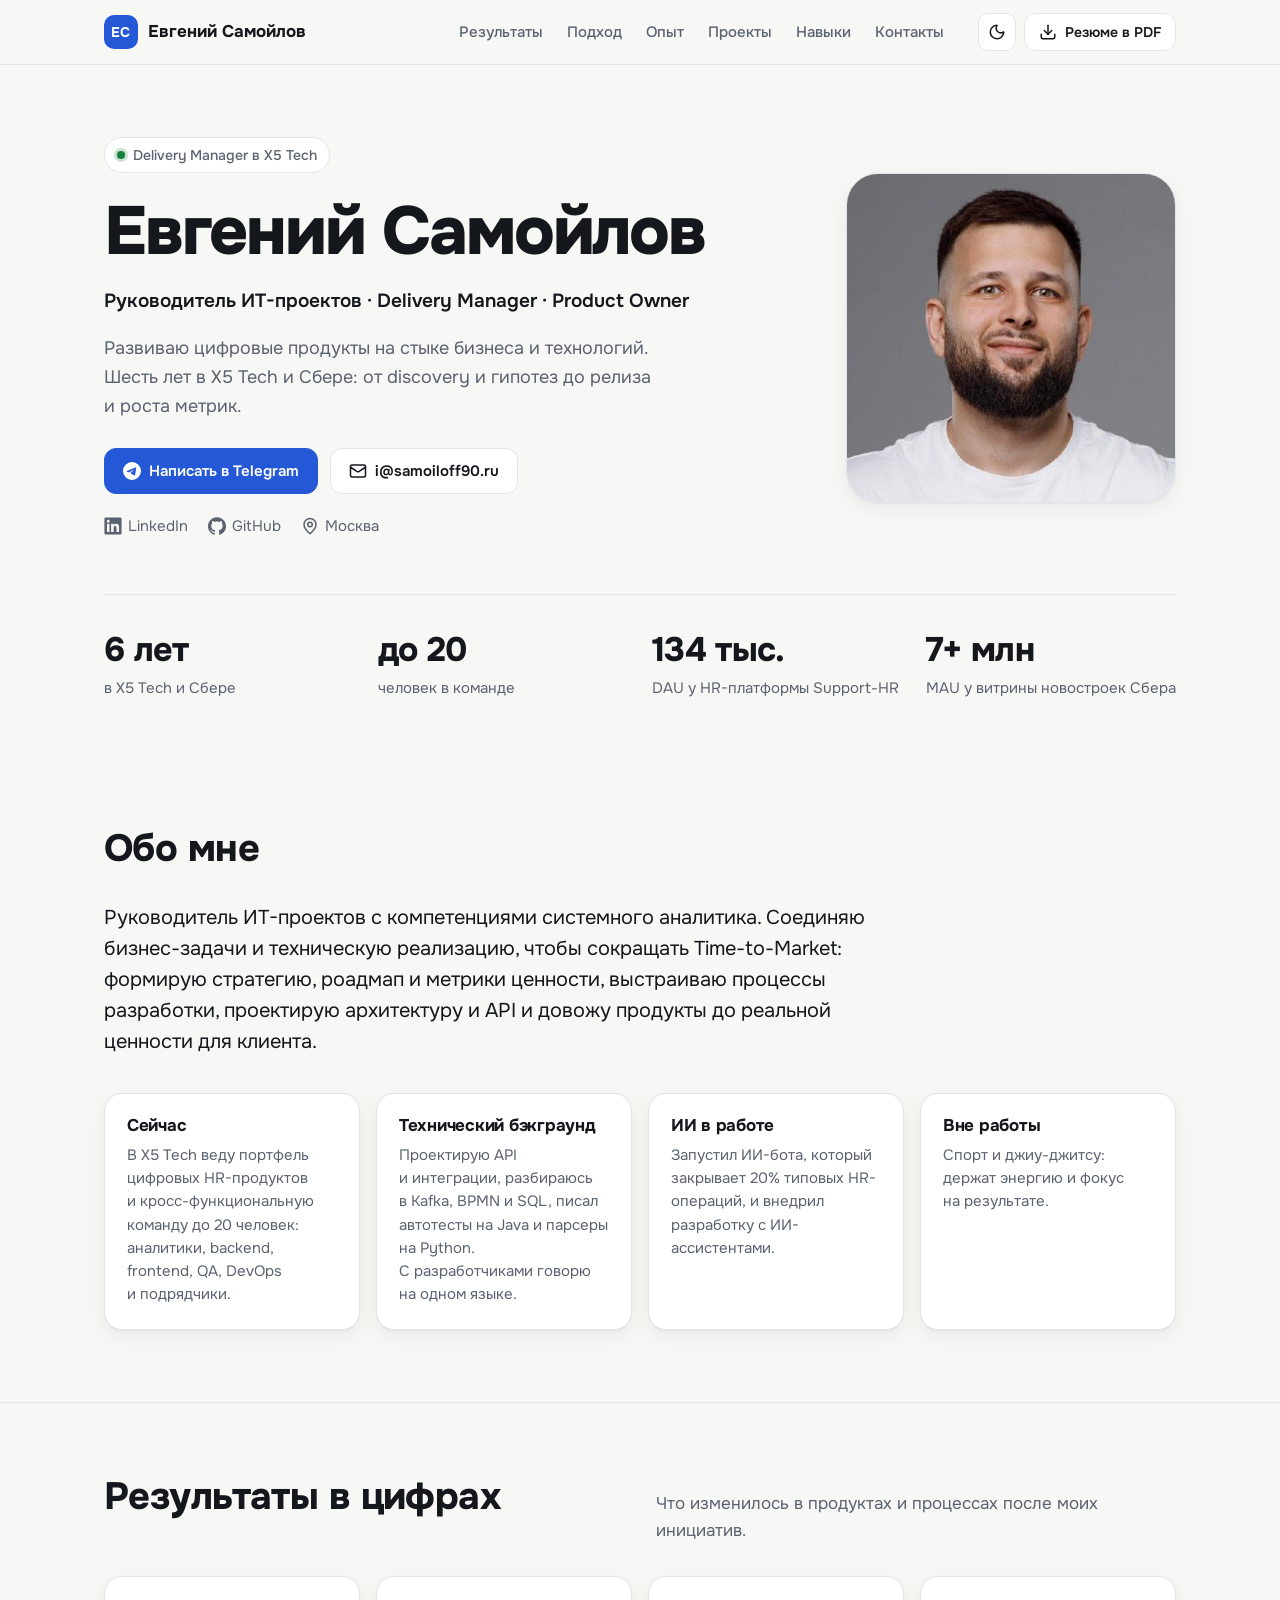
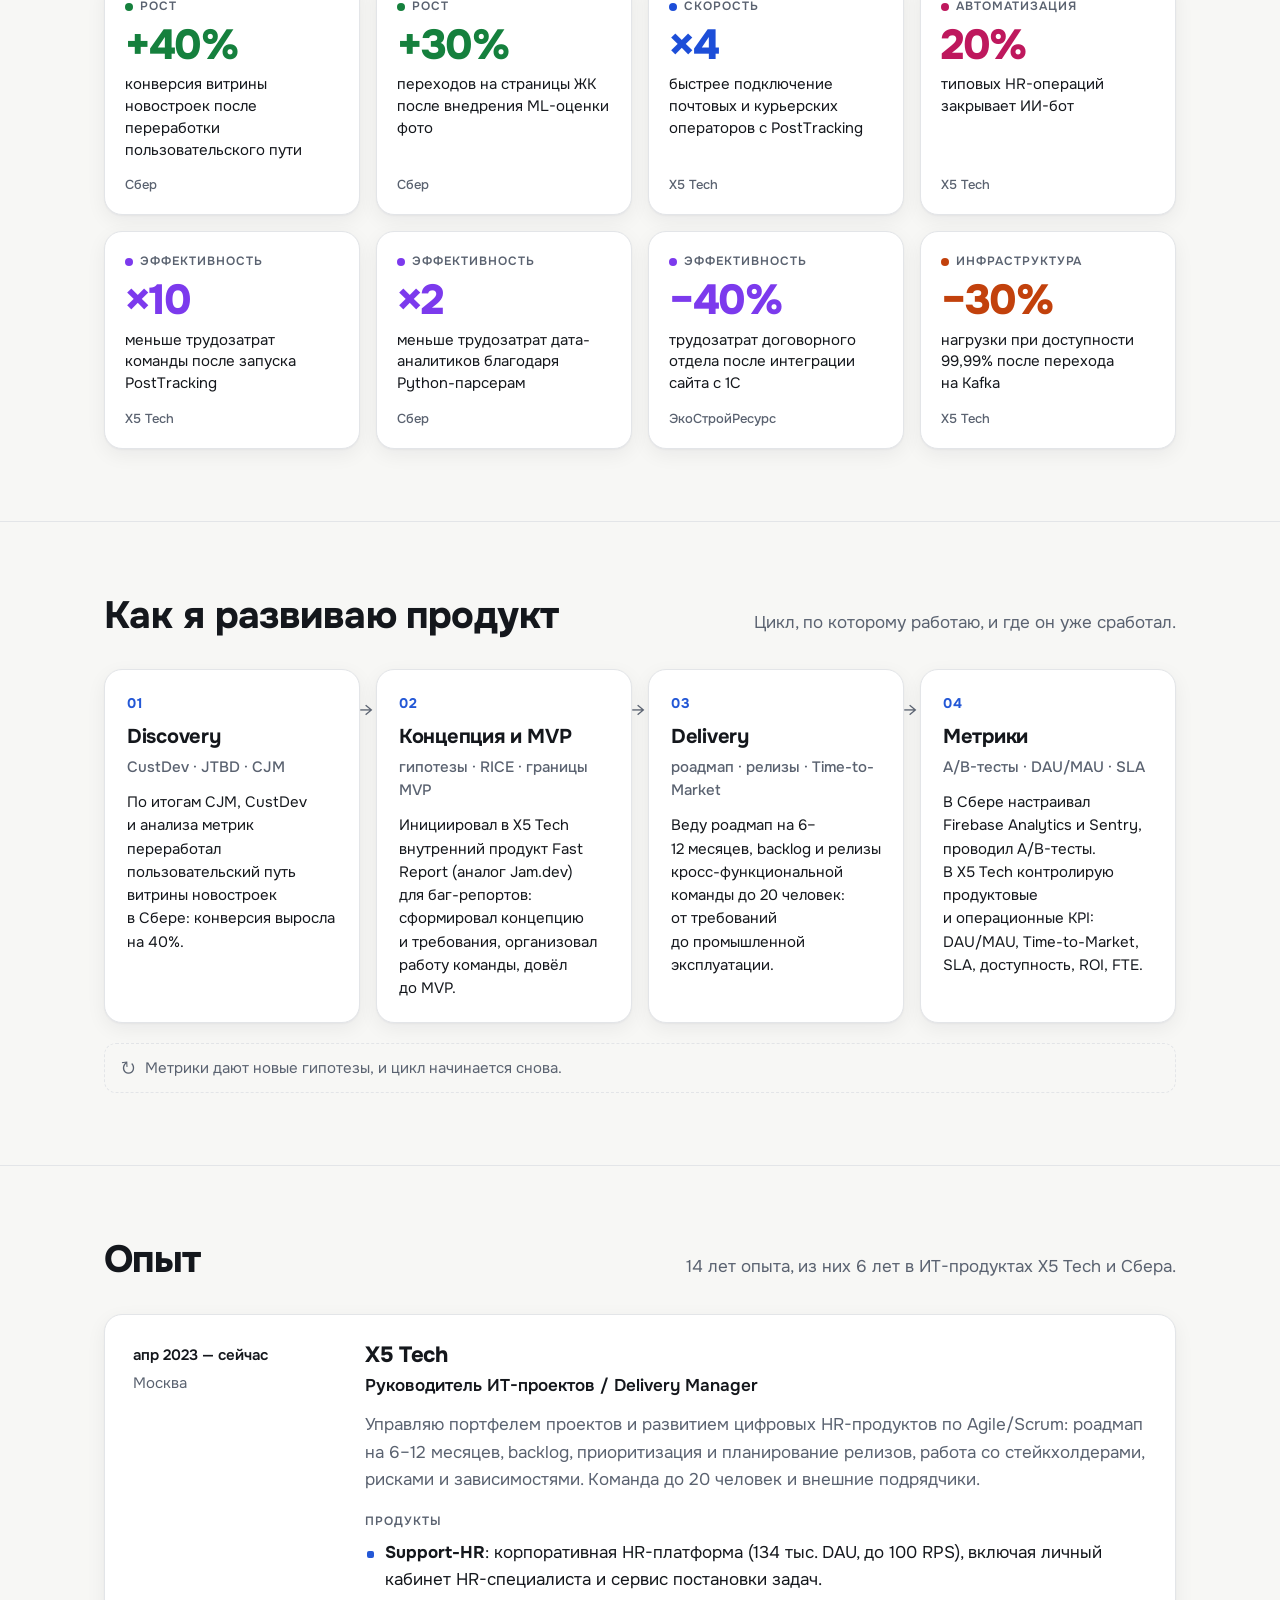
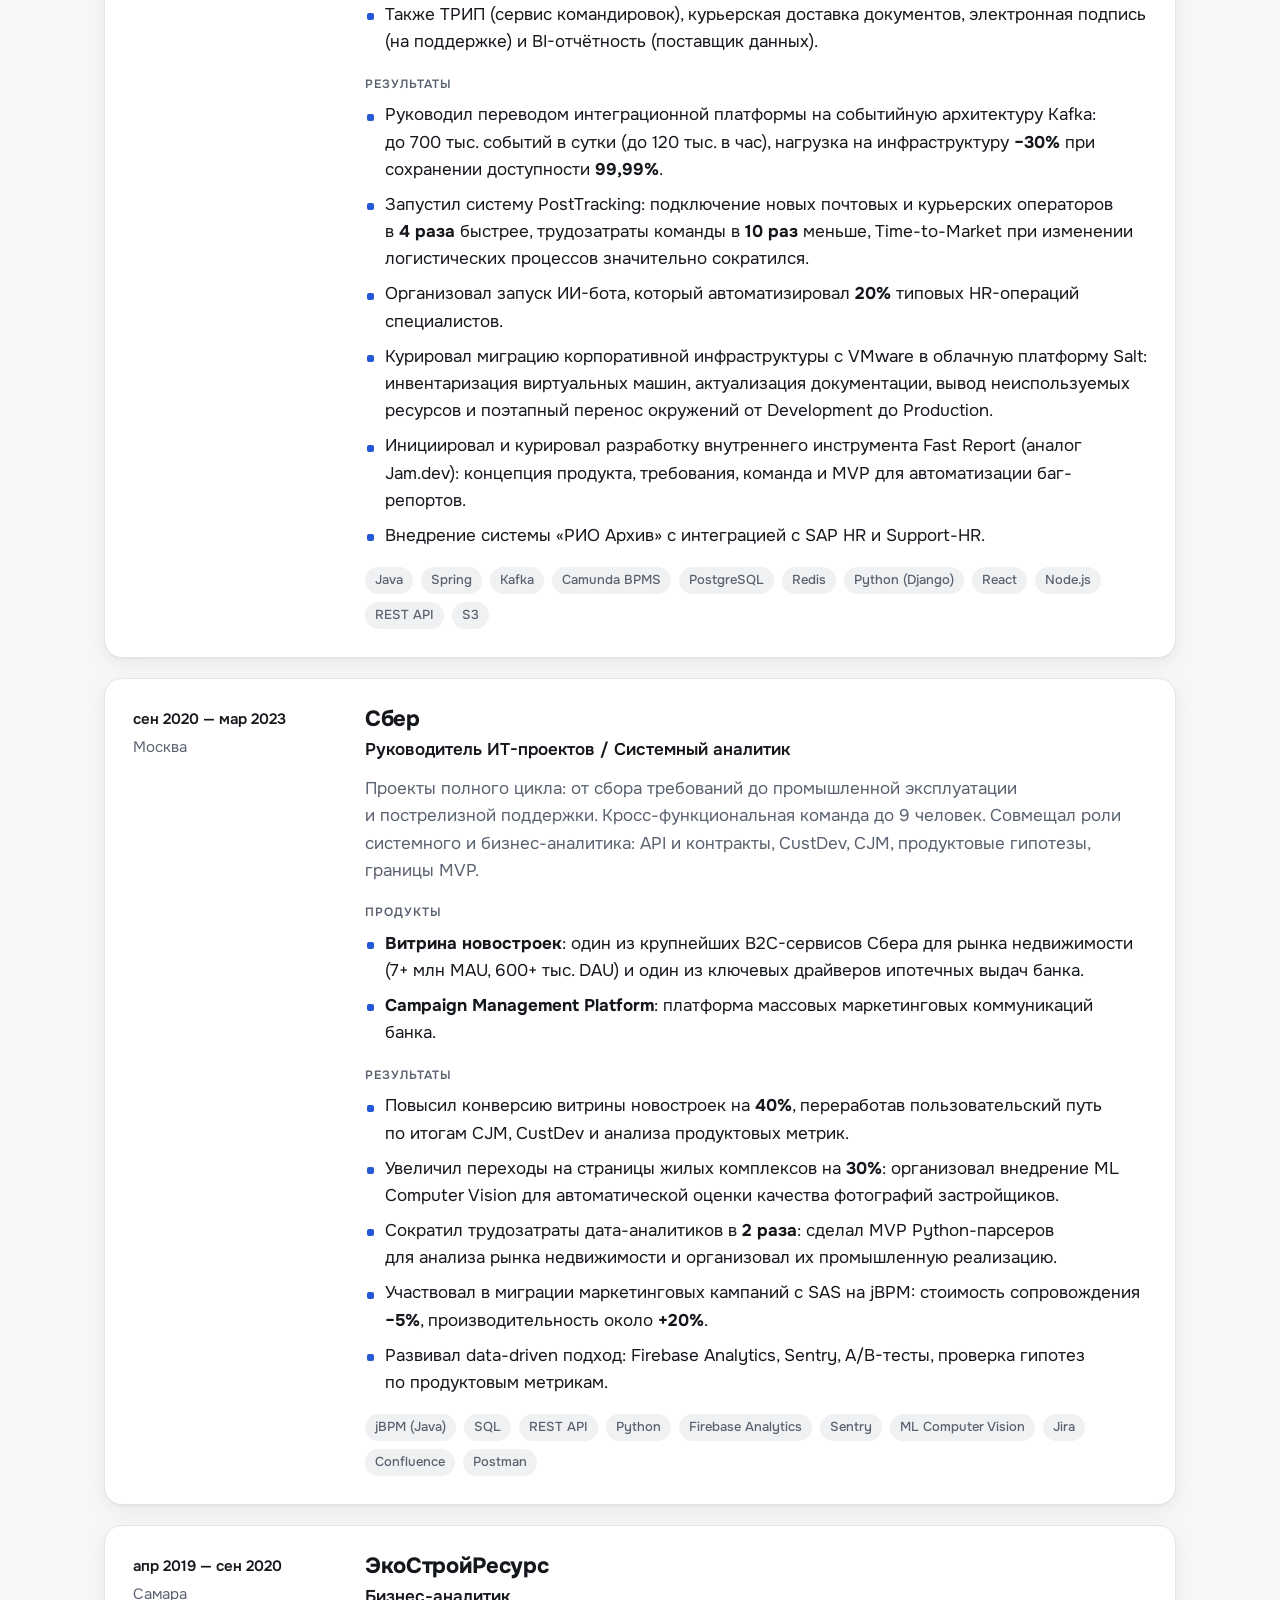
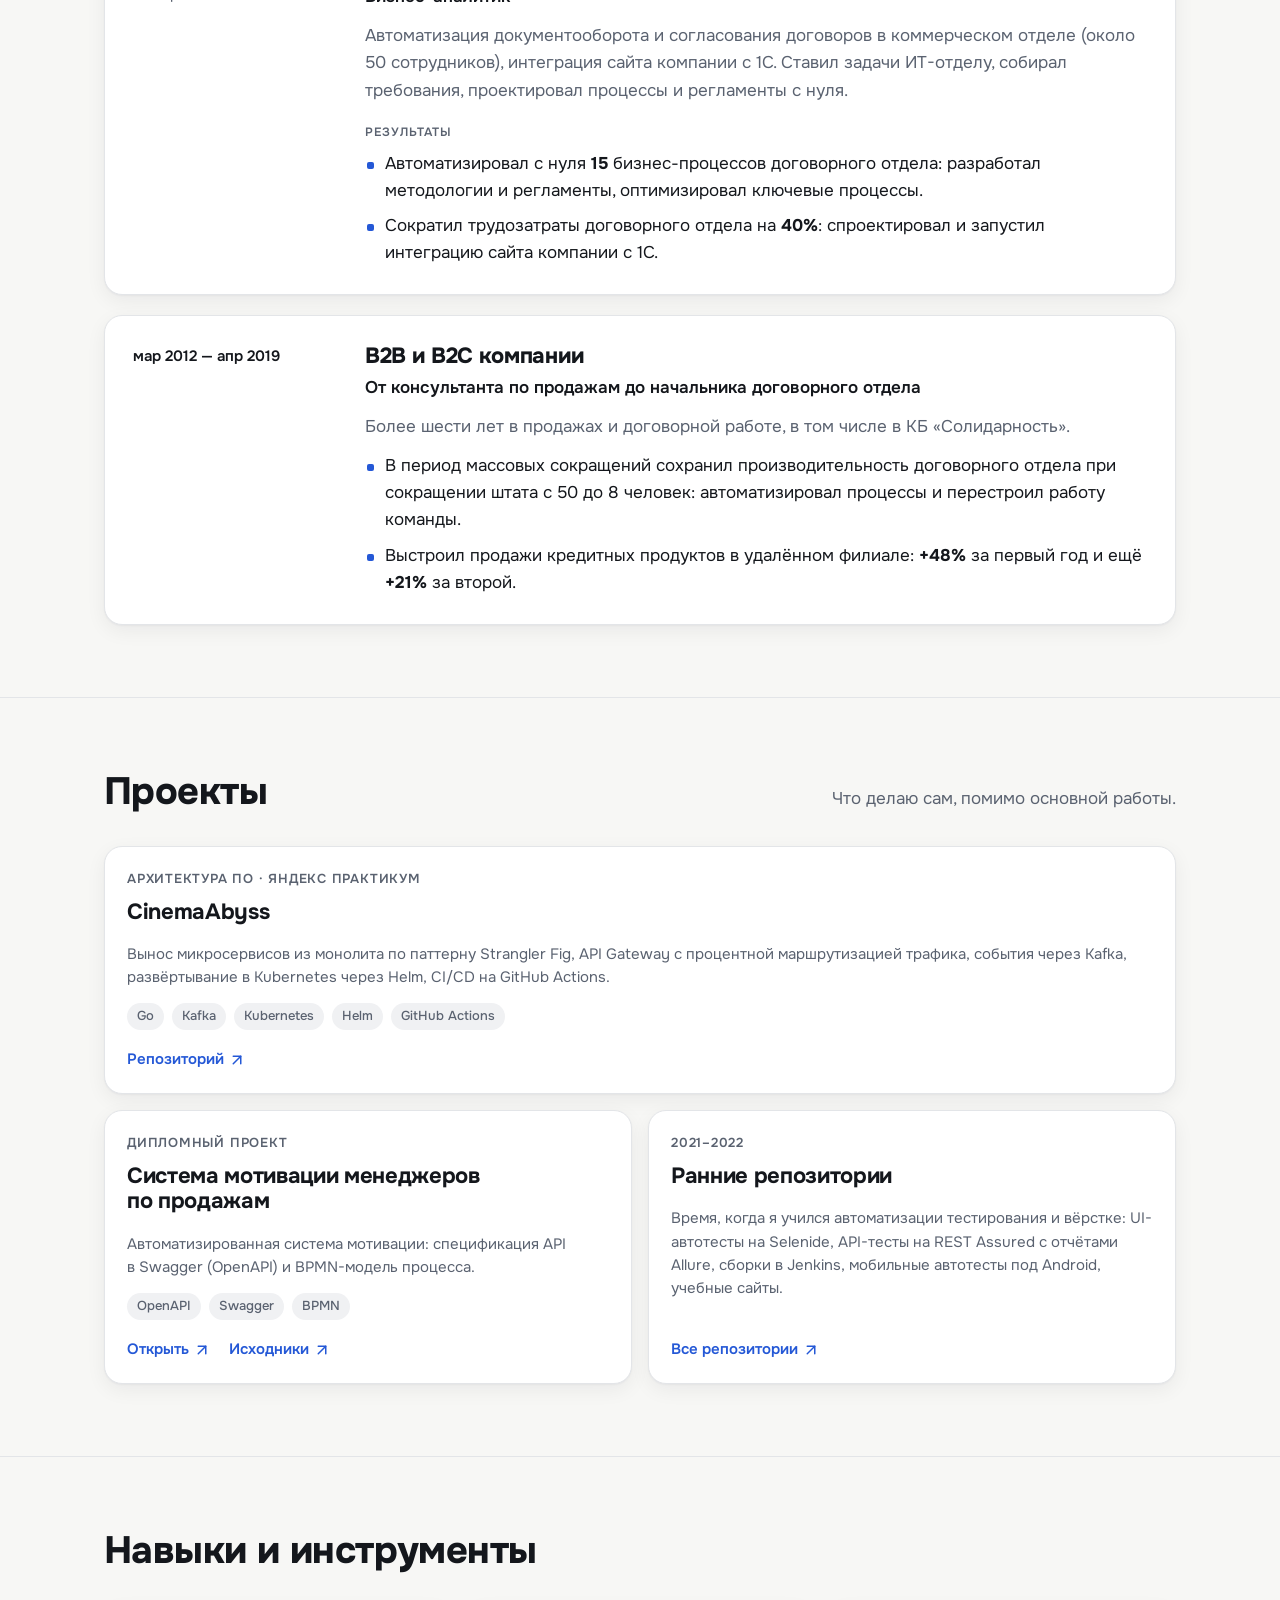
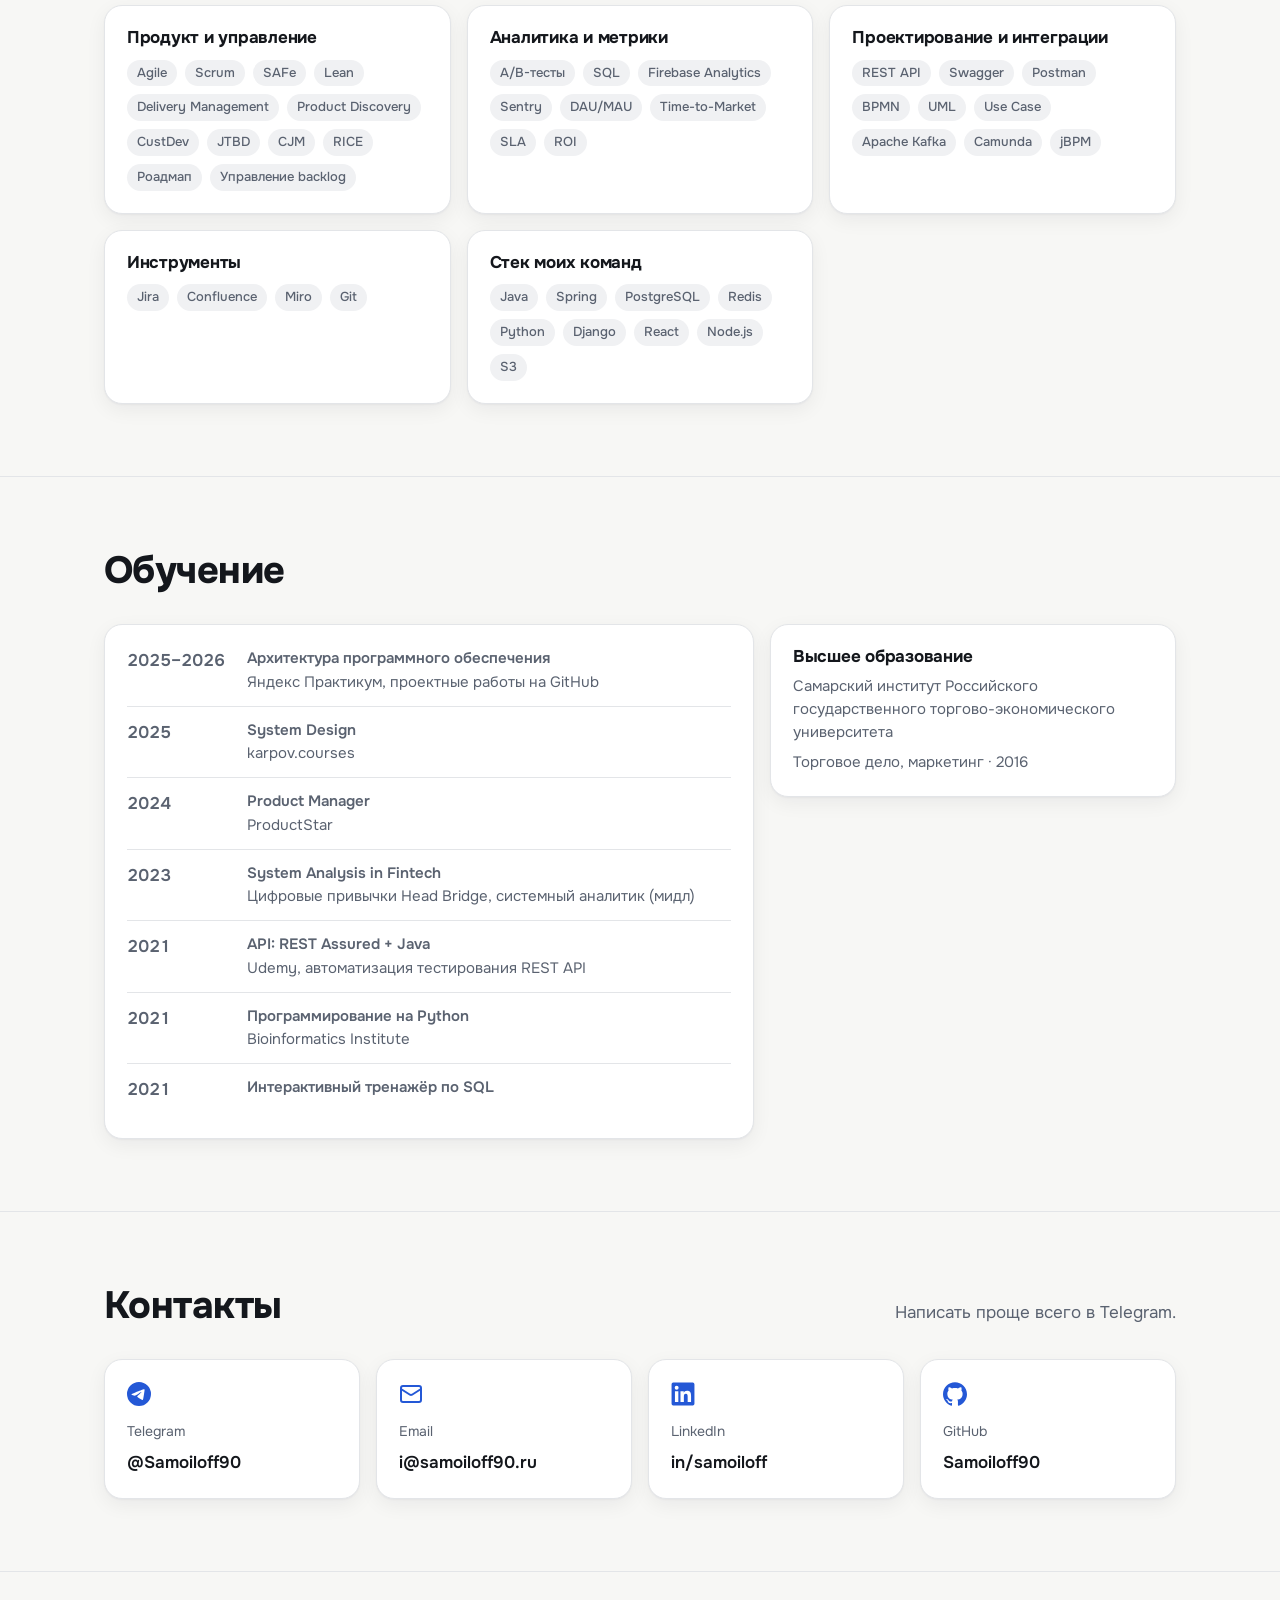
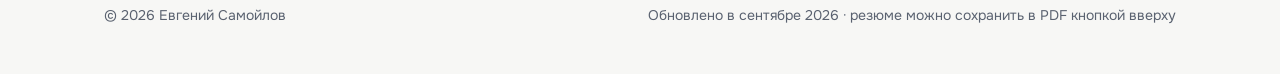
<file: index.html>
<!doctype html>
<html lang="ru">
<head>
  <meta charset="utf-8">
  <meta name="viewport" content="width=device-width, initial-scale=1">
  <title>Евгений Самойлов — Delivery Manager, руководитель ИТ-проектов</title>
  <meta name="description" content="Delivery Manager и руководитель ИТ-проектов в X5 Tech, ранее Сбер. Развиваю цифровые продукты: от discovery и гипотез до релиза и роста метрик.">
  <link rel="canonical" href="https://samoiloff90.github.io/">

  <meta property="og:type" content="profile">
  <meta property="og:locale" content="ru_RU">
  <meta property="og:site_name" content="Евгений Самойлов">
  <meta property="og:title" content="Евгений Самойлов — Delivery Manager, руководитель ИТ-проектов">
  <meta property="og:description" content="X5 Tech, ранее Сбер. Конверсия +40%, подключение служб доставки в 4 раза быстрее, 20% HR-операций закрывает ИИ-бот.">
  <meta property="og:url" content="https://samoiloff90.github.io/">
  <meta property="og:image" content="https://samoiloff90.github.io/assets/img/og.png">
  <meta property="og:image:width" content="1200">
  <meta property="og:image:height" content="630">
  <meta name="twitter:card" content="summary_large_image">

  <meta name="theme-color" content="#f7f7f5" media="(prefers-color-scheme: light)">
  <meta name="theme-color" content="#0c1016" media="(prefers-color-scheme: dark)">
  <link rel="icon" href="assets/img/favicon.svg" type="image/svg+xml">
  <link rel="apple-touch-icon" href="assets/img/apple-touch-icon.png">

  <link rel="preconnect" href="https://fonts.googleapis.com">
  <link rel="preconnect" href="https://fonts.gstatic.com" crossorigin>
  <link rel="stylesheet" href="https://fonts.googleapis.com/css2?family=Onest:wght@400;500;600;700;800&display=swap">
  <link rel="stylesheet" href="assets/css/style.css">

  <script>
    (function () {
      try {
        var t = localStorage.getItem("theme");
        if (t === "light" || t === "dark") document.documentElement.dataset.theme = t;
      } catch (e) {}
    })();
  </script>

  <script type="application/ld+json">
  {
    "@context": "https://schema.org",
    "@type": "Person",
    "name": "Евгений Самойлов",
    "jobTitle": "Delivery Manager",
    "worksFor": { "@type": "Organization", "name": "X5 Tech" },
    "address": { "@type": "PostalAddress", "addressLocality": "Москва", "addressCountry": "RU" },
    "email": "mailto:i@samoiloff90.ru",
    "url": "https://samoiloff90.github.io/",
    "image": "https://samoiloff90.github.io/assets/img/photo.jpg",
    "sameAs": [
      "https://t.me/Samoiloff90",
      "https://www.linkedin.com/in/samoiloff/",
      "https://github.com/Samoiloff90"
    ]
  }
  </script>
</head>
<body>
  <svg width="0" height="0" style="position:absolute" aria-hidden="true" focusable="false">
    <symbol id="i-telegram" viewBox="0 0 24 24"><path fill="currentColor" d="M11.944 0A12 12 0 0 0 0 12a12 12 0 0 0 12 12 12 12 0 0 0 12-12A12 12 0 0 0 12 0a12 12 0 0 0-.056 0zm4.962 7.224c.1-.002.321.023.465.14a.506.506 0 0 1 .171.325c.016.093.036.306.02.472-.18 1.898-.962 6.502-1.36 8.627-.168.9-.499 1.201-.82 1.23-.696.065-1.225-.46-1.9-.902-1.056-.693-1.653-1.124-2.678-1.8-1.185-.78-.417-1.21.258-1.91.177-.184 3.247-2.977 3.307-3.23.007-.032.014-.15-.056-.212s-.174-.041-.249-.024c-.106.024-1.793 1.14-5.061 3.345-.48.33-.913.49-1.302.48-.428-.008-1.252-.241-1.865-.44-.752-.245-1.349-.374-1.297-.789.027-.216.325-.437.893-.663 3.498-1.524 5.83-2.529 6.998-3.014 3.332-1.386 4.025-1.627 4.476-1.635z"/></symbol>
    <symbol id="i-github" viewBox="0 0 24 24"><path fill="currentColor" d="M12 .297c-6.63 0-12 5.373-12 12 0 5.303 3.438 9.8 8.205 11.385.6.113.82-.258.82-.577 0-.285-.01-1.04-.015-2.04-3.338.724-4.042-1.61-4.042-1.61C4.422 18.07 3.633 17.7 3.633 17.7c-1.087-.744.084-.729.084-.729 1.205.084 1.838 1.236 1.838 1.236 1.07 1.835 2.809 1.305 3.495.998.108-.776.417-1.305.76-1.605-2.665-.3-5.466-1.332-5.466-5.93 0-1.31.465-2.38 1.235-3.22-.135-.303-.54-1.523.105-3.176 0 0 1.005-.322 3.3 1.23.96-.267 1.98-.399 3-.405 1.02.006 2.04.138 3 .405 2.28-1.552 3.285-1.23 3.285-1.23.645 1.653.24 2.873.12 3.176.765.84 1.23 1.91 1.23 3.22 0 4.61-2.805 5.625-5.475 5.92.42.36.81 1.096.81 2.22 0 1.606-.015 2.896-.015 3.286 0 .315.21.69.825.57C20.565 22.092 24 17.592 24 12.297c0-6.627-5.373-12-12-12"/></symbol>
    <symbol id="i-linkedin" viewBox="0 0 128 128"><path fill="currentColor" d="M116 3H12a8.91 8.91 0 00-9 8.8v104.42a8.91 8.91 0 009 8.78h104a8.93 8.93 0 009-8.81V11.77A8.93 8.93 0 00116 3zM39.17 107H21.06V48.73h18.11zm-9-66.21a10.5 10.5 0 1110.49-10.5 10.5 10.5 0 01-10.54 10.48zM107 107H88.89V78.65c0-6.75-.12-15.44-9.41-15.44s-10.87 7.36-10.87 15V107H50.53V48.73h17.36v8h.24c2.42-4.58 8.32-9.41 17.13-9.41C103.6 47.28 107 59.35 107 75z"/></symbol>
    <symbol id="i-mail" viewBox="0 0 24 24"><g fill="none" stroke="currentColor" stroke-width="2" stroke-linecap="round" stroke-linejoin="round"><path d="m22 7-8.991 5.727a2 2 0 0 1-2.009 0L2 7"/><rect x="2" y="4" width="20" height="16" rx="2"/></g></symbol>
    <symbol id="i-download" viewBox="0 0 24 24"><g fill="none" stroke="currentColor" stroke-width="2" stroke-linecap="round" stroke-linejoin="round"><path d="M12 15V3"/><path d="M21 15v4a2 2 0 0 1-2 2H5a2 2 0 0 1-2-2v-4"/><path d="m7 10 5 5 5-5"/></g></symbol>
    <symbol id="i-sun" viewBox="0 0 24 24"><g fill="none" stroke="currentColor" stroke-width="2" stroke-linecap="round" stroke-linejoin="round"><circle cx="12" cy="12" r="4"/><path d="M12 2v2"/><path d="M12 20v2"/><path d="m4.93 4.93 1.41 1.41"/><path d="m17.66 17.66 1.41 1.41"/><path d="M2 12h2"/><path d="M20 12h2"/><path d="m6.34 17.66-1.41 1.41"/><path d="m19.07 4.93-1.41 1.41"/></g></symbol>
    <symbol id="i-moon" viewBox="0 0 24 24"><path fill="none" stroke="currentColor" stroke-width="2" stroke-linecap="round" stroke-linejoin="round" d="M20.985 12.486a9 9 0 1 1-9.473-9.472c.405-.022.617.46.402.803a6 6 0 0 0 8.268 8.268c.344-.215.825-.004.803.401"/></symbol>
    <symbol id="i-arrow" viewBox="0 0 24 24"><g fill="none" stroke="currentColor" stroke-width="2" stroke-linecap="round" stroke-linejoin="round"><path d="M7 7h10v10"/><path d="M7 17 17 7"/></g></symbol>
    <symbol id="i-pin" viewBox="0 0 24 24"><g fill="none" stroke="currentColor" stroke-width="2" stroke-linecap="round" stroke-linejoin="round"><path d="M20 10c0 4.993-5.539 10.193-7.399 11.799a1 1 0 0 1-1.202 0C9.539 20.193 4 14.993 4 10a8 8 0 0 1 16 0"/><circle cx="12" cy="10" r="3"/></g></symbol>
  </svg>

  <a class="skip" href="#main">Перейти к содержанию</a>

  <header class="topbar">
    <div class="wrap topbar__inner">
      <a class="brand" href="#top" aria-label="Евгений Самойлов — в начало"><span class="brand__mark" aria-hidden="true">ЕС</span><span class="brand__name">Евгений Самойлов</span></a>
      <nav aria-label="Разделы">
        <ul>
          <li><a href="#results">Результаты</a></li>
          <li><a href="#approach">Подход</a></li>
          <li><a href="#experience">Опыт</a></li>
          <li><a href="#projects">Проекты</a></li>
          <li><a href="#skills">Навыки</a></li>
          <li><a href="#contacts">Контакты</a></li>
        </ul>
      </nav>
      <div class="topbar__actions">
        <button class="icon-btn" id="theme-toggle" type="button" aria-label="Переключить тему">
          <svg class="icon i-moon" aria-hidden="true"><use href="#i-moon"/></svg>
          <svg class="icon i-sun" aria-hidden="true"><use href="#i-sun"/></svg>
        </button>
        <button class="btn btn--small" id="print-btn" type="button" aria-label="Сохранить резюме в PDF">
          <svg class="icon" aria-hidden="true"><use href="#i-download"/></svg><span>Резюме в PDF</span>
        </button>
      </div>
    </div>
  </header>

  <main id="main">
    <!-- Первый экран -->
    <section class="hero" id="top">
      <div class="wrap">
        <div class="hero__grid">
          <div class="hero__text">
            <p class="eyebrow"><span class="dot" aria-hidden="true"></span>Delivery Manager в&nbsp;X5&nbsp;Tech</p>
            <h1>Евгений Самойлов</h1>
            <p class="hero__roles">Руководитель ИТ-проектов · Delivery Manager · Product Owner</p>
            <p class="hero__lead">Развиваю цифровые продукты на&nbsp;стыке бизнеса и&nbsp;технологий. Шесть лет в&nbsp;X5&nbsp;Tech и&nbsp;Сбере: от&nbsp;discovery и&nbsp;гипотез до&nbsp;релиза и&nbsp;роста метрик.</p>
            <p class="hero__contacts print-only">Москва · Telegram: @Samoiloff90 · i@samoiloff90.ru · linkedin.com/in/samoiloff · github.com/Samoiloff90 · samoiloff90.github.io</p>
            <div class="hero__cta">
              <a class="btn btn--primary" href="https://t.me/Samoiloff90"><svg class="icon" aria-hidden="true"><use href="#i-telegram"/></svg>Написать в Telegram</a>
              <a class="btn" href="mailto:i@samoiloff90.ru"><svg class="icon" aria-hidden="true"><use href="#i-mail"/></svg>i@samoiloff90.ru</a>
            </div>
            <ul class="hero__links">
              <li><svg class="icon" aria-hidden="true"><use href="#i-linkedin"/></svg><a href="https://www.linkedin.com/in/samoiloff/">LinkedIn</a></li>
              <li><svg class="icon" aria-hidden="true"><use href="#i-github"/></svg><a href="https://github.com/Samoiloff90">GitHub</a></li>
              <li><svg class="icon" aria-hidden="true"><use href="#i-pin"/></svg>Москва</li>
            </ul>
          </div>
          <figure class="hero__photo">
            <img src="assets/img/photo.jpg" width="460" height="460" alt="Евгений Самойлов">
          </figure>
        </div>

        <dl class="scale">
          <div><dt>6 лет</dt><dd>в&nbsp;X5&nbsp;Tech и&nbsp;Сбере</dd></div>
          <div><dt>до&nbsp;20</dt><dd>человек в&nbsp;команде</dd></div>
          <div><dt>134&nbsp;тыс.</dt><dd>DAU у&nbsp;HR-платформы Support-HR</dd></div>
          <div><dt>7+&nbsp;млн</dt><dd>MAU у&nbsp;витрины новостроек Сбера</dd></div>
        </dl>
      </div>
    </section>

    <!-- Обо мне -->
    <section class="section" id="about">
      <div class="wrap">
        <div class="section__head"><h2>Обо мне</h2></div>
        <p class="about__lead reveal">Руководитель ИТ-проектов с&nbsp;компетенциями системного аналитика. Соединяю бизнес-задачи и&nbsp;техническую реализацию, чтобы сокращать Time-to-Market: формирую стратегию, роадмап и&nbsp;метрики ценности, выстраиваю процессы разработки, проектирую архитектуру и&nbsp;API и&nbsp;довожу продукты до&nbsp;реальной ценности для&nbsp;клиента.</p>
        <ul class="cards-4">
          <li class="card reveal"><h3>Сейчас</h3><p>В&nbsp;X5&nbsp;Tech веду портфель цифровых HR-продуктов и&nbsp;кросс-функциональную команду до&nbsp;20&nbsp;человек: аналитики, backend, frontend, QA, DevOps и&nbsp;подрядчики.</p></li>
          <li class="card reveal"><h3>Технический бэкграунд</h3><p>Проектирую API и&nbsp;интеграции, разбираюсь в&nbsp;Kafka, BPMN и&nbsp;SQL, писал автотесты на&nbsp;Java и&nbsp;парсеры на&nbsp;Python. С&nbsp;разработчиками говорю на&nbsp;одном языке.</p></li>
          <li class="card reveal"><h3>ИИ в&nbsp;работе</h3><p>Запустил ИИ-бота, который закрывает 20% типовых HR-операций, и&nbsp;внедрил разработку с&nbsp;ИИ-ассистентами.</p></li>
          <li class="card reveal"><h3>Вне работы</h3><p>Спорт и&nbsp;джиу-джитсу: держат энергию и&nbsp;фокус на&nbsp;результате.</p></li>
        </ul>
      </div>
    </section>

    <!-- Результаты -->
    <section class="section" id="results">
      <div class="wrap">
        <div class="section__head">
          <h2>Результаты в&nbsp;цифрах</h2>
          <p>Что изменилось в&nbsp;продуктах и&nbsp;процессах после моих инициатив.</p>
        </div>
        <ul class="kpis">
          <li class="kpi reveal" data-cat="growth"><span class="kpi__cat">Рост</span><strong class="kpi__value">+40%</strong><p>конверсия витрины новостроек после переработки пользовательского пути</p><span class="kpi__where">Сбер</span></li>
          <li class="kpi reveal" data-cat="growth"><span class="kpi__cat">Рост</span><strong class="kpi__value">+30%</strong><p>переходов на&nbsp;страницы ЖК после внедрения ML-оценки фото</p><span class="kpi__where">Сбер</span></li>
          <li class="kpi reveal" data-cat="speed"><span class="kpi__cat">Скорость</span><strong class="kpi__value">×4</strong><p>быстрее подключение почтовых и&nbsp;курьерских операторов с&nbsp;PostTracking</p><span class="kpi__where">X5&nbsp;Tech</span></li>
          <li class="kpi reveal" data-cat="automation"><span class="kpi__cat">Автоматизация</span><strong class="kpi__value">20%</strong><p>типовых HR-операций закрывает ИИ-бот</p><span class="kpi__where">X5&nbsp;Tech</span></li>
          <li class="kpi reveal" data-cat="efficiency"><span class="kpi__cat">Эффективность</span><strong class="kpi__value">×10</strong><p>меньше трудозатрат команды после запуска PostTracking</p><span class="kpi__where">X5&nbsp;Tech</span></li>
          <li class="kpi reveal" data-cat="efficiency"><span class="kpi__cat">Эффективность</span><strong class="kpi__value">×2</strong><p>меньше трудозатрат дата-аналитиков благодаря Python-парсерам</p><span class="kpi__where">Сбер</span></li>
          <li class="kpi reveal" data-cat="efficiency"><span class="kpi__cat">Эффективность</span><strong class="kpi__value">−40%</strong><p>трудозатрат договорного отдела после интеграции сайта с&nbsp;1С</p><span class="kpi__where">ЭкоСтройРесурс</span></li>
          <li class="kpi reveal" data-cat="infra"><span class="kpi__cat">Инфраструктура</span><strong class="kpi__value">−30%</strong><p>нагрузки при доступности 99,99% после перехода на&nbsp;Kafka</p><span class="kpi__where">X5&nbsp;Tech</span></li>
        </ul>
      </div>
    </section>

    <!-- Подход -->
    <section class="section" id="approach">
      <div class="wrap">
        <div class="section__head">
          <h2>Как я развиваю продукт</h2>
          <p>Цикл, по&nbsp;которому работаю, и&nbsp;где он уже сработал.</p>
        </div>
        <ol class="loop">
          <li class="card reveal">
            <span class="loop__num">01</span>
            <h3>Discovery</h3>
            <p class="loop__tools">CustDev · JTBD · CJM</p>
            <p>По&nbsp;итогам CJM, CustDev и&nbsp;анализа метрик переработал пользовательский путь витрины новостроек в&nbsp;Сбере: конверсия выросла на&nbsp;40%.</p>
          </li>
          <li class="card reveal">
            <span class="loop__num">02</span>
            <h3>Концепция и&nbsp;MVP</h3>
            <p class="loop__tools">гипотезы · RICE · границы MVP</p>
            <p>Инициировал в&nbsp;X5&nbsp;Tech внутренний продукт Fast Report (аналог Jam.dev) для&nbsp;баг-репортов: сформировал концепцию и&nbsp;требования, организовал работу команды, довёл до&nbsp;MVP.</p>
          </li>
          <li class="card reveal">
            <span class="loop__num">03</span>
            <h3>Delivery</h3>
            <p class="loop__tools">роадмап · релизы · Time-to-Market</p>
            <p>Веду роадмап на&nbsp;6–12&nbsp;месяцев, backlog и&nbsp;релизы кросс-функциональной команды до&nbsp;20&nbsp;человек: от&nbsp;требований до&nbsp;промышленной эксплуатации.</p>
          </li>
          <li class="card reveal">
            <span class="loop__num">04</span>
            <h3>Метрики</h3>
            <p class="loop__tools">A/B-тесты · DAU/MAU · SLA</p>
            <p>В&nbsp;Сбере настраивал Firebase Analytics и&nbsp;Sentry, проводил A/B-тесты. В&nbsp;X5&nbsp;Tech контролирую продуктовые и&nbsp;операционные KPI: DAU/MAU, Time-to-Market, SLA, доступность, ROI, FTE.</p>
          </li>
        </ol>
        <p class="loop__back reveal"><span aria-hidden="true">↻</span>Метрики дают новые гипотезы, и&nbsp;цикл начинается снова.</p>
      </div>
    </section>

    <!-- Опыт -->
    <section class="section" id="experience">
      <div class="wrap">
        <div class="section__head">
          <h2>Опыт</h2>
          <p>14&nbsp;лет опыта, из&nbsp;них 6&nbsp;лет в&nbsp;ИТ-продуктах X5&nbsp;Tech и&nbsp;Сбера.</p>
        </div>
        <div class="jobs">
          <article class="job reveal">
            <div class="job__meta"><span class="job__period">апр 2023 — сейчас</span><span>Москва</span></div>
            <div>
              <h3 class="job__company">X5 Tech</h3>
              <p class="job__role">Руководитель ИТ-проектов / Delivery Manager</p>
              <p class="job__summary">Управляю портфелем проектов и&nbsp;развитием цифровых HR-продуктов по&nbsp;Agile/Scrum: роадмап на&nbsp;6–12&nbsp;месяцев, backlog, приоритизация и&nbsp;планирование релизов, работа со&nbsp;стейкхолдерами, рисками и&nbsp;зависимостями. Команда до&nbsp;20&nbsp;человек и&nbsp;внешние подрядчики.</p>
              <h4>Продукты</h4>
              <ul class="bullets">
                <li><strong>Support-HR</strong>: корпоративная HR-платформа (134&nbsp;тыс. DAU, до&nbsp;100&nbsp;RPS), включая личный кабинет HR-специалиста и&nbsp;сервис постановки задач.</li>
                <li>Также ТРИП (сервис командировок), курьерская доставка документов, электронная подпись (на&nbsp;поддержке) и&nbsp;BI-отчётность (поставщик данных).</li>
              </ul>
              <h4>Результаты</h4>
              <ul class="bullets">
                <li>Руководил переводом интеграционной платформы на&nbsp;событийную архитектуру Kafka: до&nbsp;700&nbsp;тыс. событий в&nbsp;сутки (до&nbsp;120&nbsp;тыс. в&nbsp;час), нагрузка на&nbsp;инфраструктуру <strong>−30%</strong> при сохранении доступности <strong>99,99%</strong>.</li>
                <li>Запустил систему PostTracking: подключение новых почтовых и&nbsp;курьерских операторов в&nbsp;<strong>4&nbsp;раза</strong> быстрее, трудозатраты команды в&nbsp;<strong>10&nbsp;раз</strong> меньше, Time-to-Market при изменении логистических процессов значительно сократился.</li>
                <li>Организовал запуск ИИ-бота, который автоматизировал <strong>20%</strong> типовых HR-операций специалистов.</li>
                <li>Курировал миграцию корпоративной инфраструктуры с&nbsp;VMware в&nbsp;облачную платформу Salt: инвентаризация виртуальных машин, актуализация документации, вывод неиспользуемых ресурсов и&nbsp;поэтапный перенос окружений от&nbsp;Development до&nbsp;Production.</li>
                <li>Инициировал и&nbsp;курировал разработку внутреннего инструмента Fast Report (аналог Jam.dev): концепция продукта, требования, команда и&nbsp;MVP для&nbsp;автоматизации баг-репортов.</li>
                <li>Внедрение системы «РИО Архив» с&nbsp;интеграцией с&nbsp;SAP&nbsp;HR и&nbsp;Support-HR.</li>
              </ul>
              <ul class="chips" aria-label="Стек команды">
                <li>Java</li><li>Spring</li><li>Kafka</li><li>Camunda BPMS</li><li>PostgreSQL</li><li>Redis</li><li>Python (Django)</li><li>React</li><li>Node.js</li><li>REST API</li><li>S3</li>
              </ul>
            </div>
          </article>

          <article class="job reveal">
            <div class="job__meta"><span class="job__period">сен 2020 — мар 2023</span><span>Москва</span></div>
            <div>
              <h3 class="job__company">Сбер</h3>
              <p class="job__role">Руководитель ИТ-проектов / Системный аналитик</p>
              <p class="job__summary">Проекты полного цикла: от&nbsp;сбора требований до&nbsp;промышленной эксплуатации и&nbsp;пострелизной поддержки. Кросс-функциональная команда до&nbsp;9&nbsp;человек. Совмещал роли системного и&nbsp;бизнес-аналитика: API и&nbsp;контракты, CustDev, CJM, продуктовые гипотезы, границы MVP.</p>
              <h4>Продукты</h4>
              <ul class="bullets">
                <li><strong>Витрина новостроек</strong>: один из&nbsp;крупнейших B2C-сервисов Сбера для&nbsp;рынка недвижимости (7+&nbsp;млн MAU, 600+&nbsp;тыс. DAU) и&nbsp;один из&nbsp;ключевых драйверов ипотечных выдач банка.</li>
                <li><strong>Campaign Management Platform</strong>: платформа массовых маркетинговых коммуникаций банка.</li>
              </ul>
              <h4>Результаты</h4>
              <ul class="bullets">
                <li>Повысил конверсию витрины новостроек на&nbsp;<strong>40%</strong>, переработав пользовательский путь по&nbsp;итогам CJM, CustDev и&nbsp;анализа продуктовых метрик.</li>
                <li>Увеличил переходы на&nbsp;страницы жилых комплексов на&nbsp;<strong>30%</strong>: организовал внедрение ML Computer Vision для&nbsp;автоматической оценки качества фотографий застройщиков.</li>
                <li>Сократил трудозатраты дата-аналитиков в&nbsp;<strong>2&nbsp;раза</strong>: сделал MVP Python-парсеров для&nbsp;анализа рынка недвижимости и&nbsp;организовал их промышленную реализацию.</li>
                <li>Участвовал в&nbsp;миграции маркетинговых кампаний с&nbsp;SAS на&nbsp;jBPM: стоимость сопровождения <strong>−5%</strong>, производительность около <strong>+20%</strong>.</li>
                <li>Развивал data-driven подход: Firebase Analytics, Sentry, A/B-тесты, проверка гипотез по&nbsp;продуктовым метрикам.</li>
              </ul>
              <ul class="chips" aria-label="Стек">
                <li>jBPM (Java)</li><li>SQL</li><li>REST API</li><li>Python</li><li>Firebase Analytics</li><li>Sentry</li><li>ML Computer Vision</li><li>Jira</li><li>Confluence</li><li>Postman</li>
              </ul>
            </div>
          </article>

          <article class="job reveal">
            <div class="job__meta"><span class="job__period">апр 2019 — сен 2020</span><span>Самара</span></div>
            <div>
              <h3 class="job__company">ЭкоСтройРесурс</h3>
              <p class="job__role">Бизнес-аналитик</p>
              <p class="job__summary">Автоматизация документооборота и&nbsp;согласования договоров в&nbsp;коммерческом отделе (около 50&nbsp;сотрудников), интеграция сайта компании с&nbsp;1С. Ставил задачи ИТ-отделу, собирал требования, проектировал процессы и&nbsp;регламенты с&nbsp;нуля.</p>
              <h4>Результаты</h4>
              <ul class="bullets">
                <li>Автоматизировал с&nbsp;нуля <strong>15</strong> бизнес-процессов договорного отдела: разработал методологии и&nbsp;регламенты, оптимизировал ключевые процессы.</li>
                <li>Сократил трудозатраты договорного отдела на&nbsp;<strong>40%</strong>: спроектировал и&nbsp;запустил интеграцию сайта компании с&nbsp;1С.</li>
              </ul>
            </div>
          </article>

          <article class="job reveal">
            <div class="job__meta"><span class="job__period">мар 2012 — апр 2019</span></div>
            <div>
              <h3 class="job__company">B2B и&nbsp;B2C компании</h3>
              <p class="job__role">От&nbsp;консультанта по&nbsp;продажам до&nbsp;начальника договорного отдела</p>
              <p class="job__summary">Более шести лет в&nbsp;продажах и&nbsp;договорной работе, в&nbsp;том числе в&nbsp;КБ «Солидарность».</p>
              <ul class="bullets" style="margin-top:12px">
                <li>В&nbsp;период массовых сокращений сохранил производительность договорного отдела при сокращении штата с&nbsp;50 до&nbsp;8&nbsp;человек: автоматизировал процессы и&nbsp;перестроил работу команды.</li>
                <li>Выстроил продажи кредитных продуктов в&nbsp;удалённом филиале: <strong>+48%</strong> за&nbsp;первый год и&nbsp;ещё <strong>+21%</strong> за&nbsp;второй.</li>
              </ul>
            </div>
          </article>
        </div>
      </div>
    </section>

    <!-- Проекты -->
    <section class="section" id="projects">
      <div class="wrap">
        <div class="section__head">
          <h2>Проекты</h2>
          <p>Что делаю сам, помимо основной работы.</p>
        </div>
        <div class="projects">
          <article class="card project project--featured reveal">
            <span class="project__label">Архитектура ПО · Яндекс Практикум</span>
            <h3>CinemaAbyss</h3>
            <p>Вынос микросервисов из&nbsp;монолита по&nbsp;паттерну Strangler Fig, API Gateway с&nbsp;процентной маршрутизацией трафика, события через Kafka, развёртывание в&nbsp;Kubernetes через Helm, CI/CD на&nbsp;GitHub Actions.</p>
            <ul class="chips" aria-label="Стек"><li>Go</li><li>Kafka</li><li>Kubernetes</li><li>Helm</li><li>GitHub Actions</li></ul>
            <p class="project__links"><a href="https://github.com/Samoiloff90/architecture-pro-cinemaabyss">Репозиторий <svg class="icon" aria-hidden="true"><use href="#i-arrow"/></svg></a></p>
          </article>

          <article class="card project project--secondary reveal">
            <span class="project__label">Дипломный проект</span>
            <h3>Система мотивации менеджеров по&nbsp;продажам</h3>
            <p>Автоматизированная система мотивации: спецификация API в&nbsp;Swagger (OpenAPI) и&nbsp;BPMN-модель процесса.</p>
            <ul class="chips" aria-label="Инструменты"><li>OpenAPI</li><li>Swagger</li><li>BPMN</li></ul>
            <p class="project__links">
              <a href="diploma/">Открыть <svg class="icon" aria-hidden="true"><use href="#i-arrow"/></svg></a>
              <a href="https://github.com/Samoiloff90/samoiloff90.github.io/tree/main/diploma">Исходники <svg class="icon" aria-hidden="true"><use href="#i-arrow"/></svg></a>
            </p>
          </article>

          <article class="card project project--secondary reveal">
            <span class="project__label">2021–2022</span>
            <h3>Ранние репозитории</h3>
            <p>Время, когда я учился автоматизации тестирования и&nbsp;вёрстке: UI-автотесты на&nbsp;Selenide, API-тесты на&nbsp;REST Assured с&nbsp;отчётами Allure, сборки в&nbsp;Jenkins, мобильные автотесты под&nbsp;Android, учебные сайты.</p>
            <p class="project__links"><a href="https://github.com/Samoiloff90?tab=repositories">Все репозитории <svg class="icon" aria-hidden="true"><use href="#i-arrow"/></svg></a></p>
          </article>
        </div>
      </div>
    </section>

    <!-- Навыки -->
    <section class="section" id="skills">
      <div class="wrap">
        <div class="section__head"><h2>Навыки и&nbsp;инструменты</h2></div>
        <div class="skills">
          <div class="card reveal">
            <h3>Продукт и&nbsp;управление</h3>
            <ul class="chips"><li>Agile</li><li>Scrum</li><li>SAFe</li><li>Lean</li><li>Delivery Management</li><li>Product Discovery</li><li>CustDev</li><li>JTBD</li><li>CJM</li><li>RICE</li><li>Роадмап</li><li>Управление backlog</li></ul>
          </div>
          <div class="card reveal">
            <h3>Аналитика и&nbsp;метрики</h3>
            <ul class="chips"><li>A/B-тесты</li><li>SQL</li><li>Firebase Analytics</li><li>Sentry</li><li>DAU/MAU</li><li>Time-to-Market</li><li>SLA</li><li>ROI</li></ul>
          </div>
          <div class="card reveal">
            <h3>Проектирование и&nbsp;интеграции</h3>
            <ul class="chips"><li>REST API</li><li>Swagger</li><li>Postman</li><li>BPMN</li><li>UML</li><li>Use Case</li><li>Apache Kafka</li><li>Camunda</li><li>jBPM</li></ul>
          </div>
          <div class="card reveal">
            <h3>Инструменты</h3>
            <ul class="chips"><li>Jira</li><li>Confluence</li><li>Miro</li><li>Git</li></ul>
          </div>
          <div class="card skills__stack reveal">
            <h3>Стек моих команд</h3>
            <ul class="chips"><li>Java</li><li>Spring</li><li>PostgreSQL</li><li>Redis</li><li>Python</li><li>Django</li><li>React</li><li>Node.js</li><li>S3</li></ul>
          </div>
        </div>
      </div>
    </section>

    <!-- Обучение -->
    <section class="section" id="education">
      <div class="wrap">
        <div class="section__head"><h2>Обучение</h2></div>
        <div class="edu">
          <div class="card reveal">
            <ul class="courses">
              <li><span class="courses__year">2025–2026</span><div><p class="courses__name">Архитектура программного обеспечения</p><p class="courses__school">Яндекс Практикум, проектные работы на&nbsp;GitHub</p></div></li>
              <li><span class="courses__year">2025</span><div><p class="courses__name">System Design</p><p class="courses__school">karpov.courses</p></div></li>
              <li><span class="courses__year">2024</span><div><p class="courses__name">Product Manager</p><p class="courses__school">ProductStar</p></div></li>
              <li><span class="courses__year">2023</span><div><p class="courses__name">System Analysis in Fintech</p><p class="courses__school">Цифровые привычки Head Bridge, системный аналитик (мидл)</p></div></li>
              <li><span class="courses__year">2021</span><div><p class="courses__name">API: REST Assured + Java</p><p class="courses__school">Udemy, автоматизация тестирования REST API</p></div></li>
              <li><span class="courses__year">2021</span><div><p class="courses__name">Программирование на&nbsp;Python</p><p class="courses__school">Bioinformatics Institute</p></div></li>
              <li><span class="courses__year">2021</span><div><p class="courses__name">Интерактивный тренажёр по&nbsp;SQL</p></div></li>
            </ul>
          </div>
          <div class="card reveal">
            <h3>Высшее образование</h3>
            <p style="margin-top:8px">Самарский институт Российского государственного торгово-экономического университета</p>
            <p class="courses__school" style="margin-top:6px">Торговое дело, маркетинг · 2016</p>
          </div>
        </div>
      </div>
    </section>

    <!-- Контакты -->
    <section class="section" id="contacts">
      <div class="wrap">
        <div class="section__head">
          <h2>Контакты</h2>
          <p>Написать проще всего в&nbsp;Telegram.</p>
        </div>
        <div class="contacts">
          <a class="card contact reveal" href="https://t.me/Samoiloff90"><svg class="icon" aria-hidden="true"><use href="#i-telegram"/></svg><span class="contact__name">Telegram</span><span class="contact__value">@Samoiloff90</span></a>
          <a class="card contact reveal" href="mailto:i@samoiloff90.ru"><svg class="icon" aria-hidden="true"><use href="#i-mail"/></svg><span class="contact__name">Email</span><span class="contact__value">i@samoiloff90.ru</span></a>
          <a class="card contact reveal" href="https://www.linkedin.com/in/samoiloff/"><svg class="icon" aria-hidden="true"><use href="#i-linkedin"/></svg><span class="contact__name">LinkedIn</span><span class="contact__value">in/samoiloff</span></a>
          <a class="card contact reveal" href="https://github.com/Samoiloff90"><svg class="icon" aria-hidden="true"><use href="#i-github"/></svg><span class="contact__name">GitHub</span><span class="contact__value">Samoiloff90</span></a>
        </div>
      </div>
    </section>
  </main>

  <footer class="footer">
    <div class="wrap">
      <span>© <span id="year">2026</span> Евгений Самойлов</span>
      <span>Обновлено в&nbsp;сентябре 2026 · резюме можно сохранить в&nbsp;PDF кнопкой вверху</span>
    </div>
  </footer>

  <script src="assets/js/main.js" defer></script>
</body>
</html>
</file>
<file: assets/css/style.css>
/* ---------- Токены ---------- */
:root {
  --bg: #f7f7f5;
  --surface: #ffffff;
  --surface-2: #f0f1f3;
  --border: #e3e5e8;
  --text: #14171c;
  --muted: #5a6270;
  --accent: #2458d6;
  --accent-soft: #e8eefc;
  --on-accent: #ffffff;
  --growth: #15803d;
  --speed: #1d4ed8;
  --efficiency: #7c3aed;
  --automation: #be185d;
  --infra: #c2410c;
  --shadow: 0 1px 2px rgb(16 24 40 / 4%), 0 6px 20px rgb(16 24 40 / 6%);
  --radius: 18px;
  --font: "Onest", system-ui, -apple-system, "Segoe UI", Roboto, sans-serif;
  color-scheme: light;
}

@media (prefers-color-scheme: dark) {
  :root:not([data-theme="light"]) {
    --bg: #0c1016;
    --surface: #131922;
    --surface-2: #1a212c;
    --border: #263040;
    --text: #e7ecf2;
    --muted: #9ba7b4;
    --accent: #6ea0ff;
    --accent-soft: #18233a;
    --on-accent: #0c1016;
    --growth: #4ade80;
    --speed: #60a5fa;
    --efficiency: #a78bfa;
    --automation: #f472b6;
    --infra: #fb923c;
    --shadow: none;
    color-scheme: dark;
  }
}

:root[data-theme="dark"] {
  --bg: #0c1016;
  --surface: #131922;
  --surface-2: #1a212c;
  --border: #263040;
  --text: #e7ecf2;
  --muted: #9ba7b4;
  --accent: #6ea0ff;
  --accent-soft: #18233a;
  --on-accent: #0c1016;
  --growth: #4ade80;
  --speed: #60a5fa;
  --efficiency: #a78bfa;
  --automation: #f472b6;
  --infra: #fb923c;
  --shadow: none;
  color-scheme: dark;
}

/* ---------- База ---------- */
*,
*::before,
*::after { box-sizing: border-box; }

html { scroll-behavior: smooth; scroll-padding-top: 80px; -webkit-text-size-adjust: 100%; }

@media (prefers-reduced-motion: reduce) {
  html { scroll-behavior: auto; }
}

body {
  margin: 0;
  background: var(--bg);
  color: var(--text);
  font-family: var(--font);
  font-size: 17px;
  line-height: 1.6;
  -webkit-font-smoothing: antialiased;
}

h1, h2, h3, h4 { margin: 0; line-height: 1.15; letter-spacing: -0.015em; }
p, ul, ol, dl, dd, figure { margin: 0; }
ul, ol { padding: 0; list-style: none; }
img { display: block; max-width: 100%; height: auto; }
a { color: var(--accent); text-decoration-thickness: 1px; text-underline-offset: 3px; }
a:hover { text-decoration-thickness: 2px; }
:focus-visible { outline: 2px solid var(--accent); outline-offset: 3px; border-radius: 6px; }

.icon { width: 18px; height: 18px; flex: none; }
.print-only { display: none; }

.wrap { width: 100%; max-width: 1120px; margin-inline: auto; padding-inline: 24px; }

.skip {
  position: absolute; left: 16px; top: -48px; z-index: 100;
  padding: 8px 14px; border-radius: 10px;
  background: var(--accent); color: var(--on-accent); text-decoration: none;
}
.skip:focus { top: 12px; }

/* ---------- Кнопки ---------- */
.btn {
  display: inline-flex; align-items: center; gap: 8px;
  min-height: 44px; padding: 10px 18px;
  border: 1px solid var(--border); border-radius: 12px;
  background: var(--surface); color: var(--text);
  font: inherit; font-size: 15px; font-weight: 600; text-decoration: none;
  cursor: pointer; transition: border-color .15s, background-color .15s, transform .15s;
}
.btn:hover { border-color: var(--accent); }
.btn:active { transform: translateY(1px); }
.btn--primary { background: var(--accent); border-color: var(--accent); color: var(--on-accent); }
.btn--primary:hover { filter: brightness(1.08); }
.btn--small { min-height: 38px; padding: 6px 14px; font-size: 14px; }

.icon-btn {
  display: inline-grid; place-items: center;
  width: 38px; height: 38px; padding: 0;
  border: 1px solid var(--border); border-radius: 10px;
  background: var(--surface); color: var(--text); cursor: pointer;
}
.icon-btn:hover { border-color: var(--accent); }

/* Иконка темы: в светлой показываем луну, в тёмной — солнце */
.i-sun { display: none; }
:root[data-theme="dark"] .i-sun { display: block; }
:root[data-theme="dark"] .i-moon { display: none; }
@media (prefers-color-scheme: dark) {
  :root:not([data-theme="light"]) .i-sun { display: block; }
  :root:not([data-theme="light"]) .i-moon { display: none; }
}

/* ---------- Шапка ---------- */
.topbar {
  position: sticky; top: 0; z-index: 50;
  background: color-mix(in srgb, var(--bg) 85%, transparent);
  backdrop-filter: saturate(1.4) blur(12px);
  -webkit-backdrop-filter: saturate(1.4) blur(12px);
  border-bottom: 1px solid var(--border);
}
.topbar__inner { display: flex; align-items: center; gap: 24px; min-height: 64px; }
.brand {
  display: inline-flex; align-items: center; gap: 10px;
  color: var(--text); font-weight: 700; text-decoration: none; white-space: nowrap;
}
.brand__mark {
  display: inline-grid; place-items: center; width: 34px; height: 34px;
  border-radius: 10px; background: var(--accent); color: var(--on-accent);
  font-size: 14px; letter-spacing: 0.02em;
}
.topbar nav { margin-left: auto; }
.topbar nav ul { display: flex; gap: 4px; }
.topbar nav a {
  display: block; padding: 6px 10px; border-radius: 8px;
  color: var(--muted); font-size: 15px; font-weight: 500; text-decoration: none;
}
.topbar nav a:hover { color: var(--text); background: var(--surface-2); }
.topbar__actions { display: flex; gap: 8px; align-items: center; }

/* ---------- Секции ---------- */
.section { padding: 72px 0; }
.section + .section { border-top: 1px solid var(--border); }
.section__head { display: flex; flex-wrap: wrap; align-items: baseline; justify-content: space-between; gap: 8px 24px; margin-bottom: 32px; }
.section__head h2 { font-size: clamp(28px, 3.4vw, 38px); font-weight: 750; }
.section__head p { color: var(--muted); max-width: 520px; }

/* ---------- Первый экран ---------- */
.hero { padding: 72px 0 56px; }
.hero__grid { display: grid; grid-template-columns: minmax(0, 1.8fr) minmax(0, 1fr); gap: 48px; align-items: center; }
.eyebrow {
  display: inline-flex; align-items: center; gap: 8px;
  padding: 6px 12px; margin-bottom: 20px;
  border: 1px solid var(--border); border-radius: 999px;
  background: var(--surface); color: var(--muted); font-size: 14px; font-weight: 500;
}
.eyebrow .dot { width: 8px; height: 8px; border-radius: 50%; background: var(--growth); box-shadow: 0 0 0 3px color-mix(in srgb, var(--growth) 22%, transparent); }
.hero h1 { font-size: clamp(40px, 5.6vw, 68px); font-weight: 800; letter-spacing: -0.03em; }
.hero__roles { margin-top: 14px; font-size: clamp(17px, 1.8vw, 19px); font-weight: 600; }
.hero__lead { margin-top: 18px; max-width: 600px; color: var(--muted); font-size: 18px; }
.hero__cta { display: flex; flex-wrap: wrap; gap: 12px; margin-top: 28px; }
.hero__links { display: flex; flex-wrap: wrap; gap: 8px 20px; margin-top: 20px; color: var(--muted); font-size: 15px; }
.hero__links li { display: inline-flex; align-items: center; gap: 6px; }
.hero__links a { color: var(--muted); text-decoration: none; }
.hero__links a:hover { color: var(--text); }

.hero__photo { justify-self: end; width: 100%; max-width: 330px; }
.hero__photo img {
  width: 100%; aspect-ratio: 1; object-fit: cover;
  border-radius: 32px; border: 1px solid var(--border);
  background: var(--surface-2); box-shadow: var(--shadow);
}

.scale {
  display: grid; grid-template-columns: repeat(4, 1fr); gap: 24px;
  margin-top: 56px; padding-top: 28px; border-top: 1px solid var(--border);
}
.scale dt { font-size: clamp(26px, 3vw, 34px); font-weight: 750; letter-spacing: -0.02em; }
.scale dd { color: var(--muted); font-size: 15px; line-height: 1.4; }

/* ---------- Обо мне ---------- */
.about__lead { max-width: 820px; font-size: 20px; line-height: 1.55; }
.cards-4 { display: grid; grid-template-columns: repeat(4, 1fr); gap: 16px; margin-top: 36px; }
.card {
  padding: 22px; border: 1px solid var(--border); border-radius: var(--radius);
  background: var(--surface); box-shadow: var(--shadow);
}
.card h3 { font-size: 17px; margin-bottom: 8px; }
.card p { color: var(--muted); font-size: 15px; line-height: 1.55; }

/* ---------- Результаты ---------- */
.kpis { display: grid; grid-template-columns: repeat(4, 1fr); gap: 16px; }
.kpi {
  --c: var(--accent);
  display: flex; flex-direction: column; gap: 6px;
  padding: 20px 20px 18px; border: 1px solid var(--border); border-radius: var(--radius);
  background: var(--surface); box-shadow: var(--shadow);
}
.kpi[data-cat="growth"] { --c: var(--growth); }
.kpi[data-cat="speed"] { --c: var(--speed); }
.kpi[data-cat="efficiency"] { --c: var(--efficiency); }
.kpi[data-cat="automation"] { --c: var(--automation); }
.kpi[data-cat="infra"] { --c: var(--infra); }
.kpi__cat {
  display: inline-flex; align-items: center; gap: 7px;
  color: var(--muted); font-size: 12px; font-weight: 600; letter-spacing: 0.08em; text-transform: uppercase;
}
.kpi__cat::before { content: ""; width: 8px; height: 8px; border-radius: 50%; background: var(--c); }
.kpi__value { color: var(--c); font-size: 42px; font-weight: 800; line-height: 1.1; letter-spacing: -0.03em; }
.kpi p { font-size: 15px; line-height: 1.45; }
.kpi__where { margin-top: auto; padding-top: 8px; color: var(--muted); font-size: 13px; font-weight: 500; }

/* ---------- Подход ---------- */
.loop { display: grid; grid-template-columns: repeat(4, 1fr); gap: 16px; counter-reset: step; }
.loop li { position: relative; }
.loop li:not(:last-child)::after {
  content: "→"; position: absolute; top: 26px; right: -14px; z-index: 1;
  color: var(--muted); font-size: 18px;
}
.loop__num { display: block; margin-bottom: 10px; color: var(--accent); font-size: 14px; font-weight: 700; letter-spacing: 0.06em; }
.loop h3 { font-size: 20px; }
.loop__tools { margin: 6px 0 12px; color: var(--muted); font-size: 14px; font-weight: 500; }
.loop .card p:last-child { color: var(--text); }
.loop__back {
  display: flex; align-items: center; gap: 10px; margin-top: 20px;
  padding: 12px 16px; border: 1px dashed var(--border); border-radius: 12px;
  color: var(--muted); font-size: 15px;
}

/* ---------- Опыт ---------- */
.jobs { display: grid; gap: 20px; }
.job {
  display: grid; grid-template-columns: 200px minmax(0, 1fr); gap: 32px;
  padding: 28px; border: 1px solid var(--border); border-radius: var(--radius);
  background: var(--surface); box-shadow: var(--shadow);
}
.job__meta { display: flex; flex-direction: column; gap: 4px; color: var(--muted); font-size: 15px; }
.job__period { color: var(--text); font-weight: 600; }
.job__company { font-size: 22px; font-weight: 750; letter-spacing: -0.015em; }
.job__role { margin-top: 4px; font-weight: 600; }
.job__summary { margin-top: 12px; color: var(--muted); }
.job h4 {
  margin: 22px 0 10px; color: var(--muted);
  font-size: 12px; font-weight: 600; letter-spacing: 0.08em; text-transform: uppercase;
}
.bullets { display: grid; gap: 8px; }
.bullets li { position: relative; padding-left: 20px; }
.bullets li::before {
  content: ""; position: absolute; left: 2px; top: 0.72em;
  width: 7px; height: 7px; border-radius: 2px; background: var(--accent);
}
.bullets strong { font-weight: 700; }
.chips { display: flex; flex-wrap: wrap; gap: 8px; margin-top: 18px; }
.chips li {
  padding: 3px 10px; border-radius: 999px;
  background: var(--surface-2); color: var(--muted); font-size: 13px; font-weight: 500;
}

/* ---------- Проекты ---------- */
.projects { display: grid; grid-template-columns: repeat(2, 1fr); gap: 16px; }
.project { display: flex; flex-direction: column; gap: 10px; }
.project--featured { grid-column: 1 / -1; }
.project__label { color: var(--muted); font-size: 13px; font-weight: 600; letter-spacing: 0.06em; text-transform: uppercase; }
.project h3 { font-size: 22px; }
.project p { color: var(--muted); }
.project dl { display: grid; grid-template-columns: max-content minmax(0, 1fr); gap: 8px 18px; margin-top: 4px; }
.project dt { font-weight: 600; }
.project dd { color: var(--muted); }
.project .chips { margin-top: 4px; }
.project__links { display: flex; flex-wrap: wrap; gap: 8px 18px; margin-top: auto; padding-top: 8px; }
.project__links a { display: inline-flex; align-items: center; gap: 4px; font-weight: 600; text-decoration: none; }
.project__links a:hover { text-decoration: underline; }

/* ---------- Навыки ---------- */
.skills { display: grid; grid-template-columns: repeat(auto-fit, minmax(300px, 1fr)); gap: 16px; }
.skills .chips { margin-top: 12px; }

/* ---------- Обучение ---------- */
.edu { display: grid; grid-template-columns: minmax(0, 1.6fr) minmax(0, 1fr); gap: 16px; align-items: start; }
.courses li { display: grid; grid-template-columns: 104px minmax(0, 1fr); gap: 16px; padding: 12px 0; border-top: 1px solid var(--border); }
.courses li:first-child { border-top: 0; padding-top: 0; }
.courses__year { color: var(--muted); font-weight: 600; font-variant-numeric: tabular-nums; white-space: nowrap; }
.courses__name { font-weight: 600; }
.courses__school { color: var(--muted); font-size: 15px; }

/* ---------- Контакты ---------- */
.contacts { display: grid; grid-template-columns: repeat(4, 1fr); gap: 16px; }
.contact {
  display: flex; flex-direction: column; gap: 6px;
  color: var(--text); text-decoration: none; transition: border-color .15s, transform .15s;
}
.contact:hover { border-color: var(--accent); transform: translateY(-2px); }
.contact .icon { width: 24px; height: 24px; margin-bottom: 8px; color: var(--accent); }
.contact__name { color: var(--muted); font-size: 14px; }
.contact__value { font-weight: 600; overflow-wrap: anywhere; }

.footer { padding: 32px 0 48px; border-top: 1px solid var(--border); color: var(--muted); font-size: 14px; }
.footer .wrap { display: flex; flex-wrap: wrap; justify-content: space-between; gap: 8px 24px; }

/* ---------- Появление при прокрутке ---------- */
.js-reveal .reveal { opacity: 0; transform: translateY(14px); transition: opacity .6s ease, transform .6s ease; }
.js-reveal .reveal.is-visible { opacity: 1; transform: none; }

/* ---------- Адаптив ---------- */
@media screen and (max-width: 1000px) {
  .topbar nav { display: none; }
  .topbar__actions { margin-left: auto; }
  .kpis, .cards-4, .contacts { grid-template-columns: repeat(2, 1fr); }
  .loop { grid-template-columns: repeat(2, 1fr); }
  .loop li:nth-child(2)::after { content: none; }
  .scale { grid-template-columns: repeat(2, 1fr); }
  .edu { grid-template-columns: 1fr; }
}

@media screen and (max-width: 720px) {
  body { font-size: 16px; }
  .wrap { padding-inline: 16px; }
  .section { padding: 52px 0; }
  .hero { padding: 40px 0 40px; }
  .hero__grid { grid-template-columns: 1fr; gap: 28px; }
  .hero__photo { order: -1; justify-self: start; max-width: 140px; }
  .hero__photo img { border-radius: 24px; }
  .hero__lead { font-size: 17px; }
  .scale { margin-top: 36px; gap: 18px; }
  .about__lead { font-size: 18px; }
  .cards-4, .loop, .projects, .contacts { grid-template-columns: 1fr; }
  .loop li::after { content: none !important; }
  .job { grid-template-columns: 1fr; gap: 12px; padding: 22px; }
  .job__meta { flex-direction: row; flex-wrap: wrap; gap: 4px 12px; }
  .project dl { grid-template-columns: 1fr; gap: 2px; }
  .project dd { margin-bottom: 8px; }
  .brand__name { display: none; }
}

@media screen and (max-width: 460px) {
  .kpis { gap: 10px; }
  .kpi { padding: 14px 14px 12px; }
  .kpi__cat { font-size: 10.5px; letter-spacing: 0.05em; }
  .kpi__value { font-size: 30px; }
  .kpi p { font-size: 13.5px; }
  .btn--small span { display: none; }
  .courses li { grid-template-columns: 1fr; gap: 2px; }
}

/* ---------- Печать: страница превращается в резюме ---------- */
@media print {
  @page { size: A4; margin: 12mm 14mm; }

  :root:not(#_) {
    --bg: #fff; --surface: #fff; --surface-2: #f1f3f5; --border: #d9dce1;
    --text: #111418; --muted: #4a515c; --accent: #1f4fbf;
    --growth: #15803d; --speed: #1d4ed8; --efficiency: #6d28d9; --automation: #be185d; --infra: #c2410c;
    --shadow: none; color-scheme: light;
  }

  body { font-size: 9.4pt; line-height: 1.4; print-color-adjust: exact; -webkit-print-color-adjust: exact; }
  a { color: inherit; text-decoration: none; }
  .wrap { max-width: none; padding: 0; }

  .topbar, .skip, .hero__cta, .hero__links, .eyebrow, .no-print, #about .cards-4, #approach, #contacts, .footer { display: none !important; }
  .print-only { display: block !important; }
  .reveal { opacity: 1 !important; transform: none !important; }

  .section, .hero { padding: 0; }
  .section { margin-top: 14pt; }
  .section + .section { border-top: 0; }
  .section__head { margin-bottom: 7pt; }
  .section__head h2 { font-size: 13pt; }
  .section__head p { display: none; }

  .hero__grid { grid-template-columns: minmax(0, 1fr) 84pt; gap: 16pt; }
  .hero h1 { font-size: 24pt; }
  .hero__roles { margin-top: 4pt; font-size: 11.5pt; }
  .hero__lead { margin-top: 6pt; max-width: none; font-size: 9.8pt; }
  .hero__contacts { margin-top: 6pt; font-size: 9.2pt; }
  .hero__photo { order: 0; justify-self: end; max-width: 84pt; }
  .hero__photo img { border-radius: 12pt; }
  .scale { margin-top: 10pt; padding-top: 8pt; gap: 10pt; }
  .scale dt { font-size: 14pt; }
  .scale dd { font-size: 8.6pt; }

  .about__lead { font-size: 9.8pt; max-width: none; }

  .kpis { grid-template-columns: repeat(4, 1fr); gap: 6pt; }
  .kpi { padding: 7pt 8pt; gap: 2pt; border-radius: 8pt; break-inside: avoid; }
  .kpi__cat { font-size: 6.5pt; }
  .kpi__value { font-size: 17pt; }
  .kpi p { font-size: 8.2pt; line-height: 1.3; }
  .kpi__where { padding-top: 2pt; font-size: 7.6pt; }

  .jobs { gap: 8pt; }
  .job { grid-template-columns: 92pt minmax(0, 1fr); gap: 12pt; padding: 0; border: 0; border-radius: 0; }
  .job + .job { padding-top: 8pt; border-top: 1px solid var(--border); }
  .job__meta { font-size: 8.8pt; }
  .job__company { font-size: 12pt; }
  .job__role { margin-top: 1pt; }
  .job__summary { margin-top: 4pt; }
  .job h4 { margin: 7pt 0 4pt; font-size: 7pt; }
  .bullets { gap: 3pt; }
  .bullets li { padding-left: 12pt; break-inside: avoid; }
  .bullets li::before { width: 5pt; height: 5pt; top: 0.62em; }
  .chips { gap: 4pt; margin-top: 7pt; }
  .chips li { padding: 1pt 6pt; font-size: 7.8pt; }

  .projects { grid-template-columns: 1fr; gap: 6pt; }
  .project { padding: 8pt 10pt; border-radius: 8pt; break-inside: avoid; }
  .project h3 { font-size: 11pt; }
  .project__links { display: none; }
  .project--secondary { display: none; }
  .project p, .project dd { font-size: 9pt; }
  .project dl { gap: 2pt 10pt; }

  .job .chips { display: none; }
  .skills { grid-template-columns: 1fr; gap: 3pt; }
  .skills .card { display: flex; gap: 6pt; padding: 0; border: 0; break-inside: avoid; }
  .skills h3 { flex: none; width: 150pt; font-size: 9.4pt; margin: 0; }
  .skills .chips { display: block; margin: 0; }
  .skills .chips li { display: inline; padding: 0; background: none; color: var(--text); font-size: 9.2pt; }
  .skills .chips li:not(:last-child)::after { content: " · "; color: var(--muted); }

  .edu { grid-template-columns: 1fr; gap: 6pt; }
  .courses { columns: 2; column-gap: 18pt; }
  .courses li, .courses li:first-child { border-top: 0; padding: 2pt 0; }
  .hero__lead, .skills__stack, .scale { display: none !important; }
  .courses li { grid-template-columns: 60pt minmax(0, 1fr); }
  .courses__year { font-size: 8.6pt; }
  .edu .card { padding: 0; border: 0; }
  .edu .card h3 { display: inline; }
  .edu .card h3 + p, .edu .card h3 + p + p { display: inline; margin: 0 0 0 6pt !important; }
  .edu h3 { font-size: 10pt; }
  .edu .card p { font-size: 9pt; }
  .courses li { grid-template-columns: 50pt minmax(0, 1fr); gap: 8pt; padding: 3pt 0; break-inside: avoid; }
  .courses__name { font-size: 9pt; }
  .courses__school { font-size: 8.4pt; }

  h2, h3, h4 { break-after: avoid; }
}
</file>
